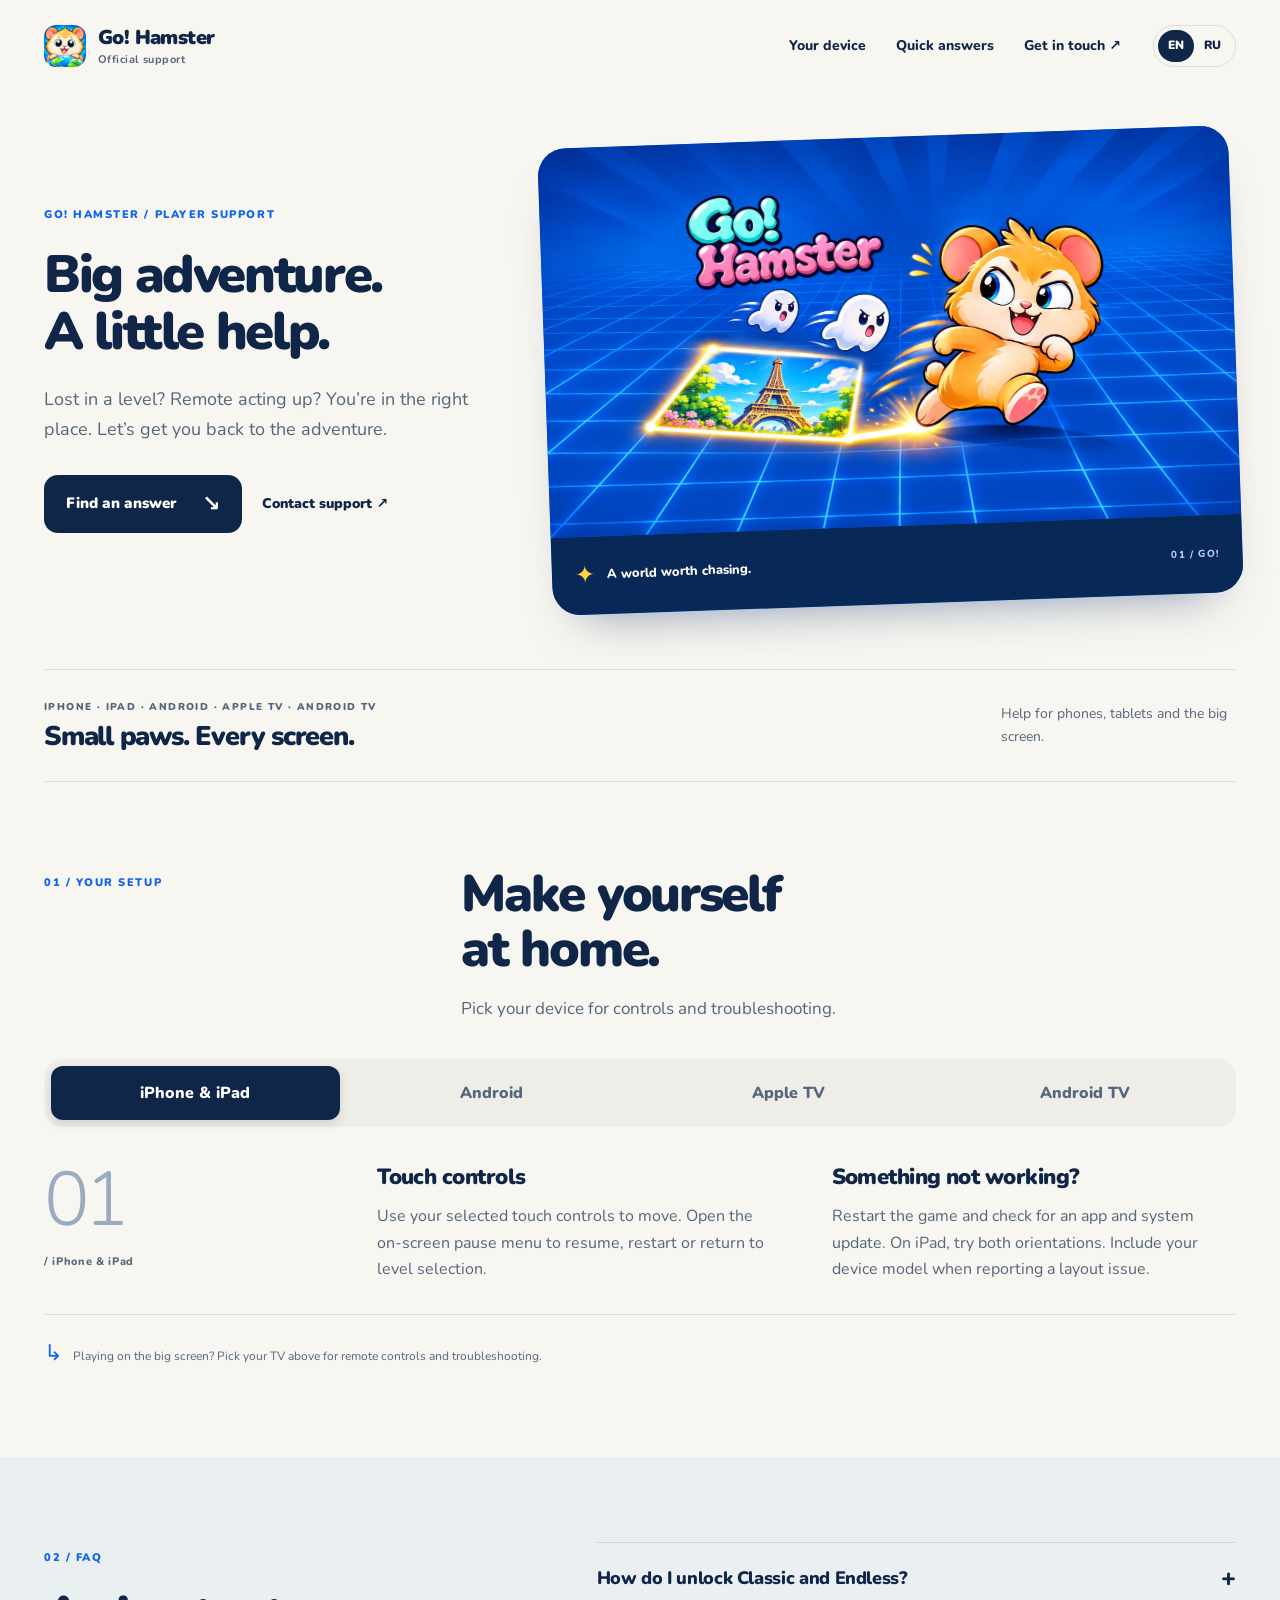
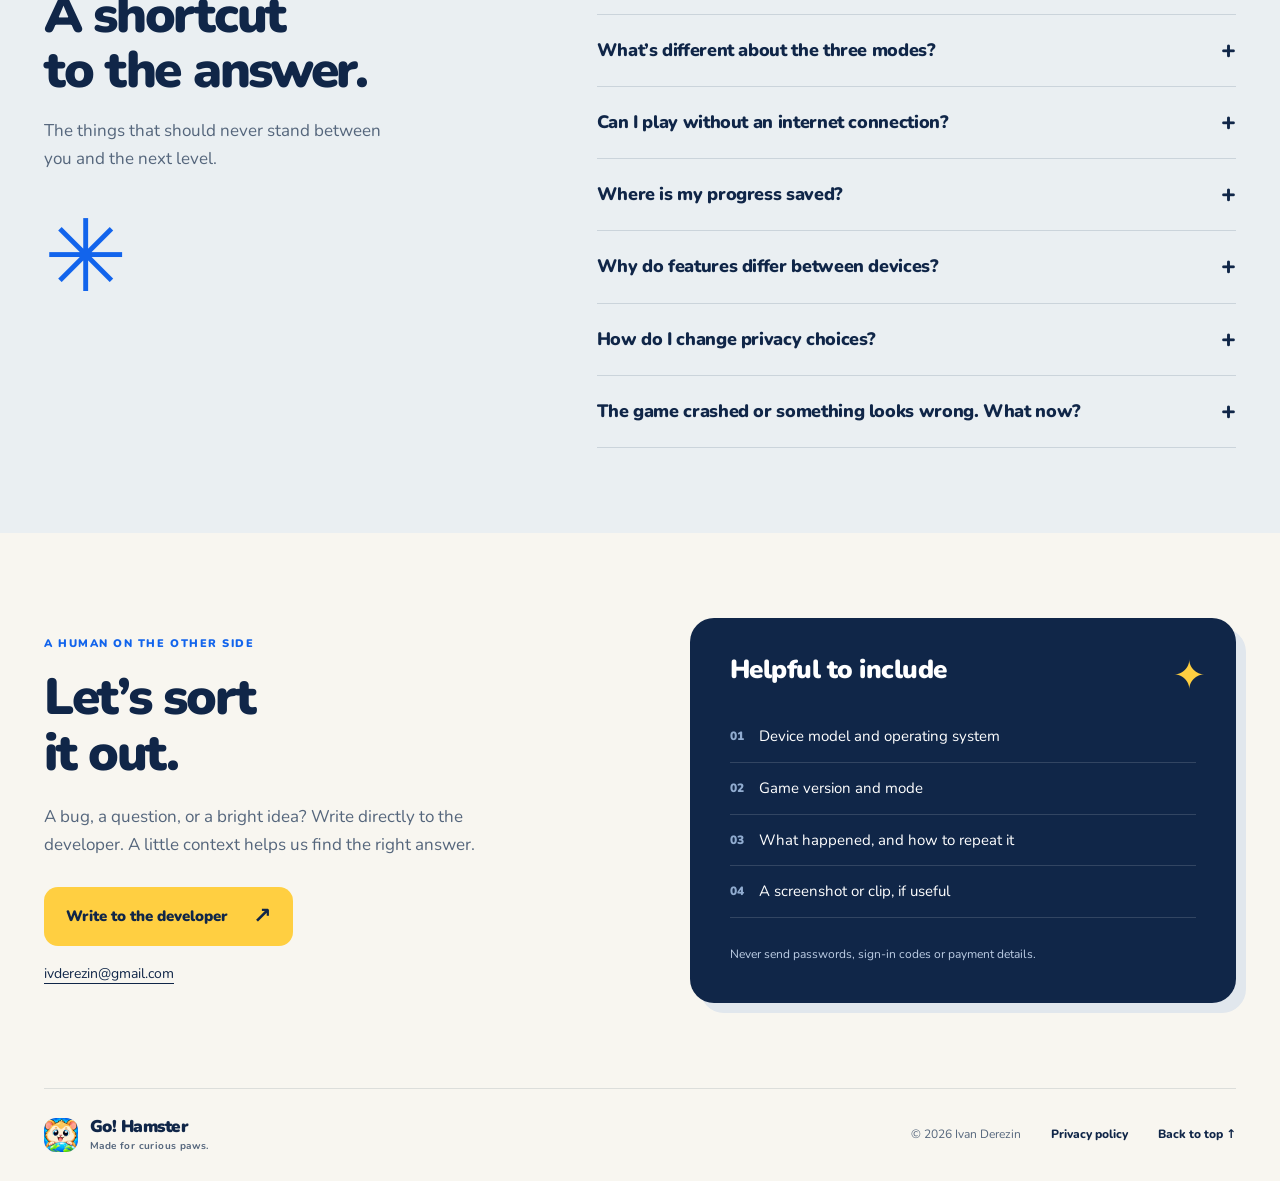
<file: index.html>
<!doctype html>
<html lang="en"><head><meta charset="utf-8"><meta name="viewport" content="width=device-width,initial-scale=1"><meta name="theme-color" content="#102648"><title>Go! Hamster — Official support</title><meta name="description" content="Help for Go! Hamster on iPhone, iPad, Android, Apple TV and Android TV. Controls, game modes, progress and direct developer support."><link rel="canonical" href="https://ivderezin.github.io/go_hamster_support/"><link rel="alternate" hreflang="en" href="https://ivderezin.github.io/go_hamster_support/"><link rel="alternate" hreflang="ru" href="https://ivderezin.github.io/go_hamster_support/ru.html"><meta property="og:title" content="Go! Hamster — Official support"><meta property="og:description" content="Help for Go! Hamster on iPhone, iPad, Android, Apple TV and Android TV. Controls, game modes, progress and direct developer support."><meta property="og:image" content="https://ivderezin.github.io/go_hamster_support/assets/adventure.jpg"><meta property="og:type" content="website"><link rel="icon" href="assets/icon.png"><link rel="stylesheet" href="style.css"><script src="site.js" defer></script></head>
<body id="top"><a class="skip" href="#main">Skip to content</a>
<header class="header wrap"><a class="brand" href="index.html" aria-label="Go! Hamster"><img src="assets/icon.png" width="42" height="42" alt=""><span>Go! Hamster<small>Official support</small></span></a><nav aria-label="Main navigation"><a href="#devices">Your device</a><a href="#answers">Quick answers</a><a href="#contact">Get in touch <span aria-hidden="true">↗</span></a></nav><div class="languages" aria-label="Language"><a href="index.html" lang="en" aria-current="page">EN</a><a href="ru.html" lang="ru" >RU</a></div></header>
<main id="main"><section class="hero wrap"><div class="hero-copy"><p class="eyebrow">GO! HAMSTER / PLAYER SUPPORT</p><h1>Big adventure.<br>A little help.</h1><p class="intro">Lost in a level? Remote acting up? You’re in the right place. Let’s get you back to the adventure.</p><div class="hero-actions"><a class="button primary" href="#answers">Find an answer <span aria-hidden="true">↘</span></a><a class="text-link" href="#contact">Contact support <span aria-hidden="true">↗</span></a></div></div><figure class="hero-art"><img src="assets/adventure.jpg" width="1672" height="941" alt="A hamster outruns ghosts and reveals the Eiffel Tower" fetchpriority="high"><figcaption><span class="spark" aria-hidden="true">✦</span>A world worth chasing.<span aria-hidden="true">01 / GO!</span></figcaption></figure></section>
<section class="platform-strip wrap"><div><span class="eyebrow">IPHONE · IPAD · ANDROID · APPLE TV · ANDROID TV</span><h2>Small paws. Every screen.</h2></div><p>Help for phones, tablets and the big screen.</p></section>
<section id="devices" class="devices wrap section"><div class="section-heading"><span class="section-index">01 / YOUR SETUP</span><div><h2>Make yourself<br>at home.</h2><p>Pick your device for controls and troubleshooting.</p></div></div><div class="device-tabs" aria-label="Device"><button class="device-tab" id="tab-0" aria-controls="device-0" data-device="0">iPhone &amp; iPad</button><button class="device-tab" id="tab-1" aria-controls="device-1" data-device="1">Android</button><button class="device-tab" id="tab-2" aria-controls="device-2" data-device="2">Apple TV</button><button class="device-tab" id="tab-3" aria-controls="device-3" data-device="3">Android TV</button></div><div class="device-content"><section class="device-panel" id="device-0" aria-labelledby="tab-0"><div class="device-number">01<span> / iPhone &amp; iPad</span></div><div><h3>Touch controls</h3><p>Use your selected touch controls to move. Open the on-screen pause menu to resume, restart or return to level selection.</p></div><div><h3>Something not working?</h3><p>Restart the game and check for an app and system update. On iPad, try both orientations. Include your device model when reporting a layout issue.</p></div></section><section class="device-panel" id="device-1" aria-labelledby="tab-1"><div class="device-number">02<span> / Android</span></div><div><h3>Touch controls</h3><p>Use your selected touch controls to move. Android’s Back button opens pause during gameplay and goes back in menus.</p></div><div><h3>Something not working?</h3><p>Restart the game and check for an app and Android update. If controls feel wrong, check your control settings before starting another attempt.</p></div></section><section class="device-panel" id="device-2" aria-labelledby="tab-2"><div class="device-number">03<span> / Apple TV</span></div><div><h3>Siri Remote</h3><p>Use directional buttons or swipe the touch surface to move. In menus, move the focus and press Select. Back/Menu opens pause during gameplay.</p></div><div><h3>Remote not responding?</h3><p>Check that the remote is paired and charged. Tell us your Apple TV model, tvOS version and whether the issue affects swipes, buttons or both.</p></div></section><section class="device-panel" id="device-3" aria-labelledby="tab-3"><div class="device-number">04<span> / Android TV</span></div><div><h3>Your TV remote</h3><p>Use the directional pad to move. In menus, move the focus and press OK. Back opens pause during gameplay and closes the current menu first.</p></div><div><h3>Focus or controls stuck?</h3><p>Check your remote connection, then restart the app. Tell us the TV or streaming-device model, Android TV version and the screen where it happens.</p></div></section></div><p class="release-note"><span aria-hidden="true">↳</span> Playing on the big screen? Pick your TV above for remote controls and troubleshooting.</p></section>
<section id="answers" class="answers section"><div class="wrap faq-layout"><div class="section-heading"><span class="section-index">02 / FAQ</span><h2>A shortcut<br>to the answer.</h2><p>The things that should never stand between you and the next level.</p><span class="outline-star" aria-hidden="true">✳</span></div><div class="faq-list"><details><summary>How do I unlock Classic and Endless?<span aria-hidden="true">+</span></summary><p>Earn stars across the game. Classic unlocks at 30 stars and Endless at 60. In World Tour, complete available levels to open the next stop.</p></details><details><summary>What’s different about the three modes?<span aria-hidden="true">+</span></summary><p>World Tour reveals landmarks as you capture territory. Classic is a 20-stage retro adventure. Endless generates a new challenge each stage and records your best run.</p></details><details><summary>Can I play without an internet connection?<span aria-hidden="true">+</span></summary><p>Core gameplay works offline. Online features such as platform rankings, achievements and ads, where enabled, need an internet connection.</p></details><details><summary>Where is my progress saved?<span aria-hidden="true">+</span></summary><p>Progress is stored on your device. Do not delete the app or clear its data while troubleshooting: you may lose your save. Game Center or Play Games sign-in alone does not mean that cloud saves are enabled.</p></details><details><summary>Why do features differ between devices?<span aria-hidden="true">+</span></summary><p>Touchscreens and TVs have different controls and settings. Notification reminders are for supported mobile devices. Android builds may show ads where enabled; iPhone, iPad and Apple TV builds do not.</p></details><details><summary>How do I change privacy choices?<span aria-hidden="true">+</span></summary><p>Open Settings in the game to manage optional diagnostics and, where available, advertising preferences. Manage notification permission in your device settings. See the Privacy Policy for details.</p></details><details><summary>The game crashed or something looks wrong. What now?<span aria-hidden="true">+</span></summary><p>Reopen the game and check for updates. If it happens again, send us the platform, device model, system and game versions, and the steps that caused it. A screenshot or short recording helps; please hide personal information.</p></details></div></div></section>
<section id="contact" class="contact wrap section"><div class="contact-copy"><p class="eyebrow">A HUMAN ON THE OTHER SIDE</p><h2>Let’s sort<br>it out.</h2><p>A bug, a question, or a bright idea? Write directly to the developer. A little context helps us find the right answer.</p><a class="button yellow" href="mailto:ivderezin@gmail.com?subject=Go%21%20Hamster%20%E2%80%94%20Support&amp;body=Hi%21%20I%20need%20help%20with%20Go%21%20Hamster.%0A%0APlatform%20/%20device%3A%0ASystem%20version%3A%0AGame%20version%3A%0AMode%20/%20level%3A%0AWhat%20happened%3A%0ASteps%20to%20reproduce%3A%0A">Write to the developer <span aria-hidden="true">↗</span></a><a class="email" href="mailto:ivderezin@gmail.com">ivderezin@gmail.com</a></div><div class="contact-note"><span class="note-star" aria-hidden="true">✦</span><h3>Helpful to include</h3><ol><li>Device model and operating system</li><li>Game version and mode</li><li>What happened, and how to repeat it</li><li>A screenshot or clip, if useful</li></ol><p>Never send passwords, sign-in codes or payment details.</p></div></section></main>
<footer class="footer wrap"><a class="brand" href="#top"><img src="assets/icon.png" width="34" height="34" alt=""><span>Go! Hamster<small>Made for curious paws.</small></span></a><span>© 2026 Ivan Derezin</span><a href="privacy.html">Privacy policy</a><a href="#top">Back to top ↑</a></footer></body></html>
</file>
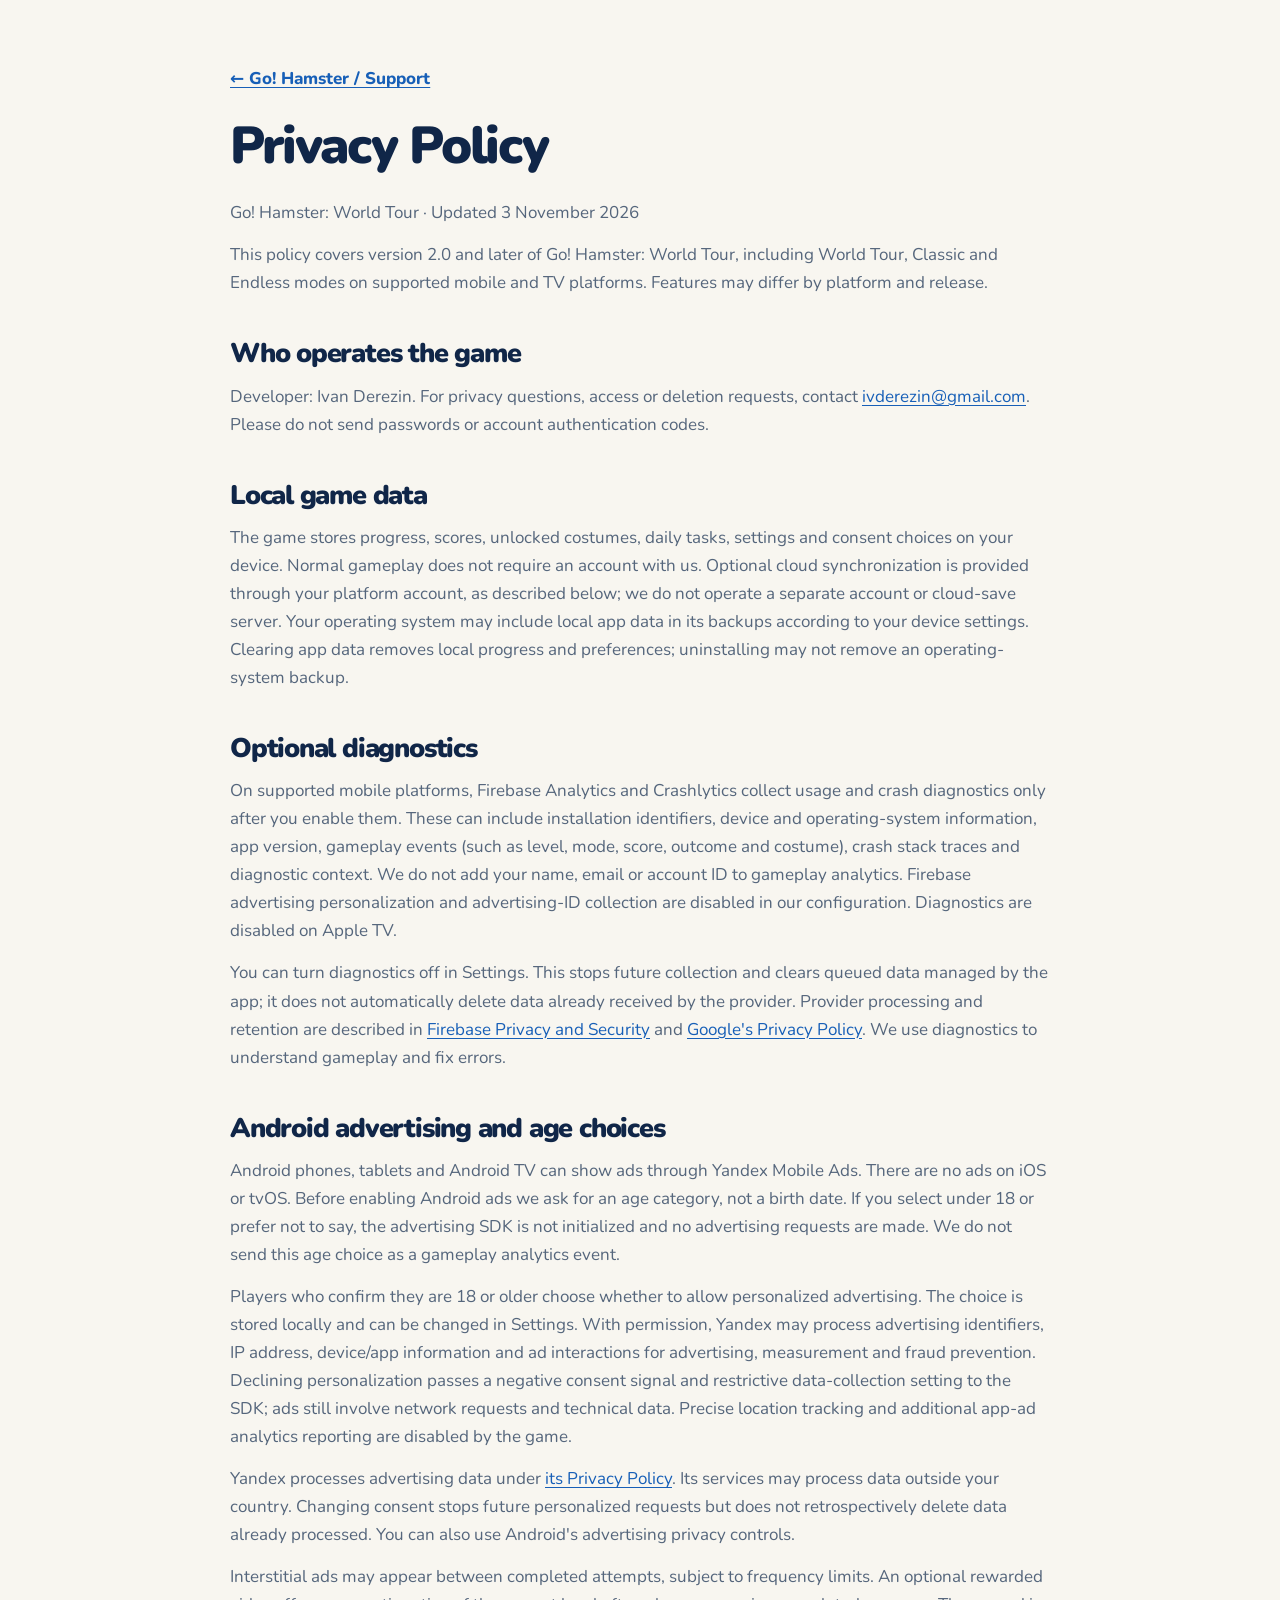
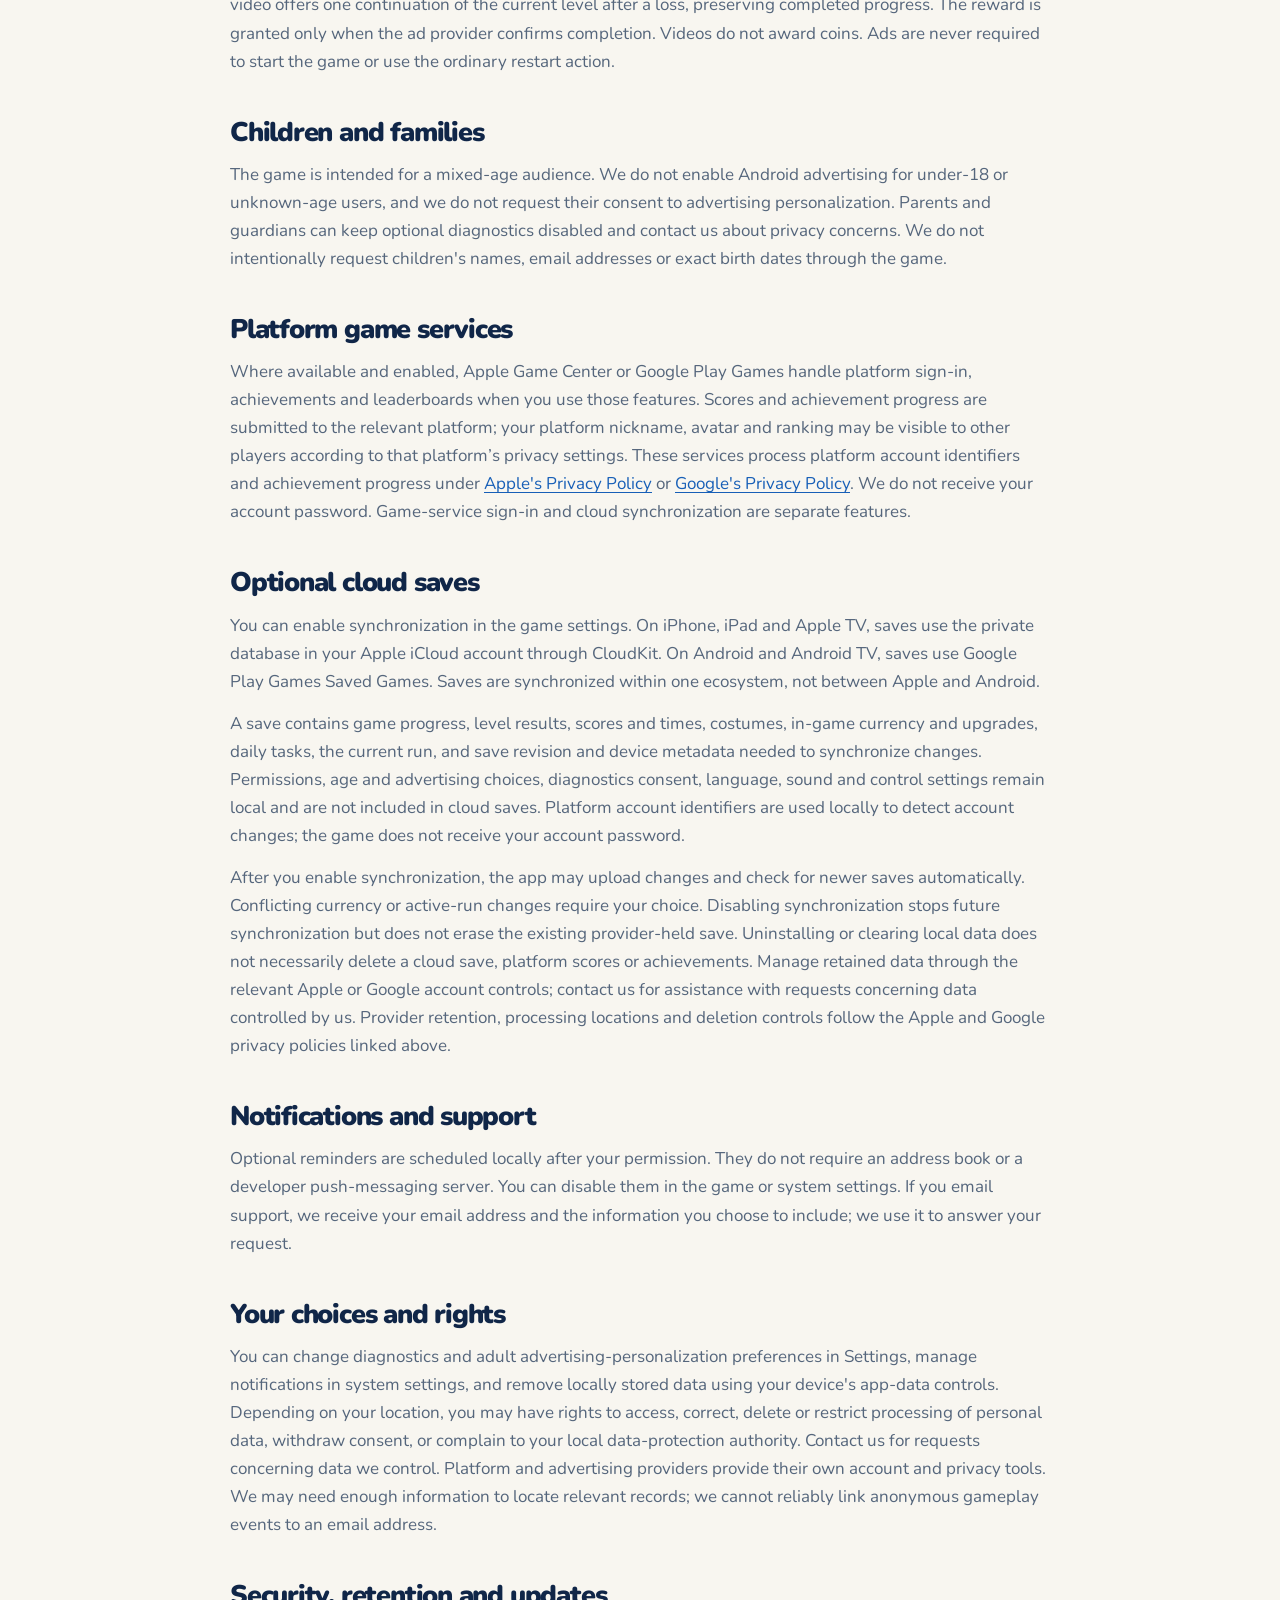
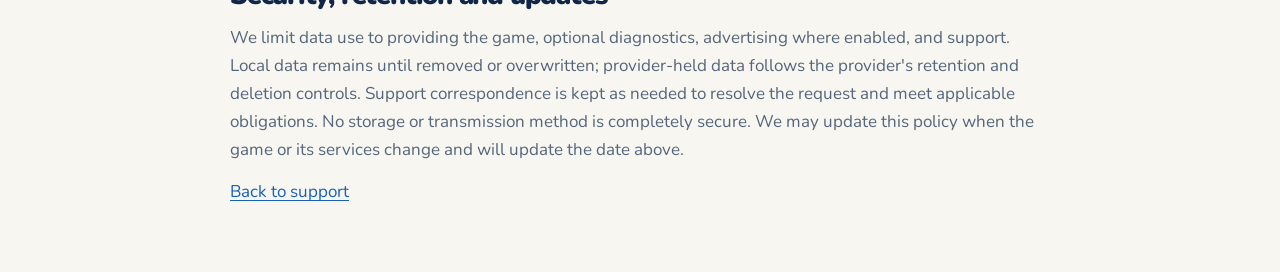
<file: privacy.html>
<!DOCTYPE html>
<html lang="en"><head><meta charset="UTF-8"><meta name="viewport" content="width=device-width,initial-scale=1"><title>Go! Hamster Privacy Policy</title><link rel="icon" href="assets/icon.png"><link rel="stylesheet" href="style.css"><meta name="theme-color" content="#102648"></head><body><main class="wrap legal"><a class="back-link" href="index.html">← Go! Hamster / Support</a><article><h1>Privacy Policy</h1>
<p>Go! Hamster: World Tour · Updated 3 November 2026</p>
<p>This policy covers version 2.0 and later of Go! Hamster: World Tour, including World Tour, Classic and Endless modes on supported mobile and TV platforms. Features may differ by platform and release.</p>
<h2>Who operates the game</h2>
<p>Developer: Ivan Derezin. For privacy questions, access or deletion requests, contact <a href="mailto:ivderezin@gmail.com">ivderezin@gmail.com</a>. Please do not send passwords or account authentication codes.</p>
<h2>Local game data</h2>
<p>The game stores progress, scores, unlocked costumes, daily tasks, settings and consent choices on your device. Normal gameplay does not require an account with us. Optional cloud synchronization is provided through your platform account, as described below; we do not operate a separate account or cloud-save server. Your operating system may include local app data in its backups according to your device settings. Clearing app data removes local progress and preferences; uninstalling may not remove an operating-system backup.</p>
<h2>Optional diagnostics</h2>
<p>On supported mobile platforms, Firebase Analytics and Crashlytics collect usage and crash diagnostics only after you enable them. These can include installation identifiers, device and operating-system information, app version, gameplay events (such as level, mode, score, outcome and costume), crash stack traces and diagnostic context. We do not add your name, email or account ID to gameplay analytics. Firebase advertising personalization and advertising-ID collection are disabled in our configuration. Diagnostics are disabled on Apple TV.</p>
<p>You can turn diagnostics off in Settings. This stops future collection and clears queued data managed by the app; it does not automatically delete data already received by the provider. Provider processing and retention are described in <a href="https://firebase.google.com/support/privacy">Firebase Privacy and Security</a> and <a href="https://policies.google.com/privacy">Google's Privacy Policy</a>. We use diagnostics to understand gameplay and fix errors.</p>
<h2>Android advertising and age choices</h2>
<p>Android phones, tablets and Android TV can show ads through Yandex Mobile Ads. There are no ads on iOS or tvOS. Before enabling Android ads we ask for an age category, not a birth date. If you select under 18 or prefer not to say, the advertising SDK is not initialized and no advertising requests are made. We do not send this age choice as a gameplay analytics event.</p>
<p>Players who confirm they are 18 or older choose whether to allow personalized advertising. The choice is stored locally and can be changed in Settings. With permission, Yandex may process advertising identifiers, IP address, device/app information and ad interactions for advertising, measurement and fraud prevention. Declining personalization passes a negative consent signal and restrictive data-collection setting to the SDK; ads still involve network requests and technical data. Precise location tracking and additional app-ad analytics reporting are disabled by the game.</p>
<p>Yandex processes advertising data under <a href="https://yandex.com/legal/confidential/">its Privacy Policy</a>. Its services may process data outside your country. Changing consent stops future personalized requests but does not retrospectively delete data already processed. You can also use Android's advertising privacy controls.</p>
<p>Interstitial ads may appear between completed attempts, subject to frequency limits. An optional rewarded video offers one continuation of the current level after a loss, preserving completed progress. The reward is granted only when the ad provider confirms completion. Videos do not award coins. Ads are never required to start the game or use the ordinary restart action.</p>
<h2>Children and families</h2>
<p>The game is intended for a mixed-age audience. We do not enable Android advertising for under-18 or unknown-age users, and we do not request their consent to advertising personalization. Parents and guardians can keep optional diagnostics disabled and contact us about privacy concerns. We do not intentionally request children's names, email addresses or exact birth dates through the game.</p>
<h2>Platform game services</h2>
<p>Where available and enabled, Apple Game Center or Google Play Games handle platform sign-in, achievements and leaderboards when you use those features. Scores and achievement progress are submitted to the relevant platform; your platform nickname, avatar and ranking may be visible to other players according to that platform’s privacy settings. These services process platform account identifiers and achievement progress under <a href="https://www.apple.com/legal/privacy/">Apple's Privacy Policy</a> or <a href="https://policies.google.com/privacy">Google's Privacy Policy</a>. We do not receive your account password. Game-service sign-in and cloud synchronization are separate features.</p>
<h2>Optional cloud saves</h2>
<p>You can enable synchronization in the game settings. On iPhone, iPad and Apple TV, saves use the private database in your Apple iCloud account through CloudKit. On Android and Android TV, saves use Google Play Games Saved Games. Saves are synchronized within one ecosystem, not between Apple and Android.</p>
<p>A save contains game progress, level results, scores and times, costumes, in-game currency and upgrades, daily tasks, the current run, and save revision and device metadata needed to synchronize changes. Permissions, age and advertising choices, diagnostics consent, language, sound and control settings remain local and are not included in cloud saves. Platform account identifiers are used locally to detect account changes; the game does not receive your account password.</p>
<p>After you enable synchronization, the app may upload changes and check for newer saves automatically. Conflicting currency or active-run changes require your choice. Disabling synchronization stops future synchronization but does not erase the existing provider-held save. Uninstalling or clearing local data does not necessarily delete a cloud save, platform scores or achievements. Manage retained data through the relevant Apple or Google account controls; contact us for assistance with requests concerning data controlled by us. Provider retention, processing locations and deletion controls follow the Apple and Google privacy policies linked above.</p>
<h2>Notifications and support</h2>
<p>Optional reminders are scheduled locally after your permission. They do not require an address book or a developer push-messaging server. You can disable them in the game or system settings. If you email support, we receive your email address and the information you choose to include; we use it to answer your request.</p>
<h2>Your choices and rights</h2>
<p>You can change diagnostics and adult advertising-personalization preferences in Settings, manage notifications in system settings, and remove locally stored data using your device's app-data controls. Depending on your location, you may have rights to access, correct, delete or restrict processing of personal data, withdraw consent, or complain to your local data-protection authority. Contact us for requests concerning data we control. Platform and advertising providers provide their own account and privacy tools. We may need enough information to locate relevant records; we cannot reliably link anonymous gameplay events to an email address.</p>
<h2>Security, retention and updates</h2>
<p>We limit data use to providing the game, optional diagnostics, advertising where enabled, and support. Local data remains until removed or overwritten; provider-held data follows the provider's retention and deletion controls. Support correspondence is kept as needed to resolve the request and meet applicable obligations. No storage or transmission method is completely secure. We may update this policy when the game or its services change and will update the date above.</p>
<p><a href="index.html">Back to support</a></p></article></main></body></html>
</file>
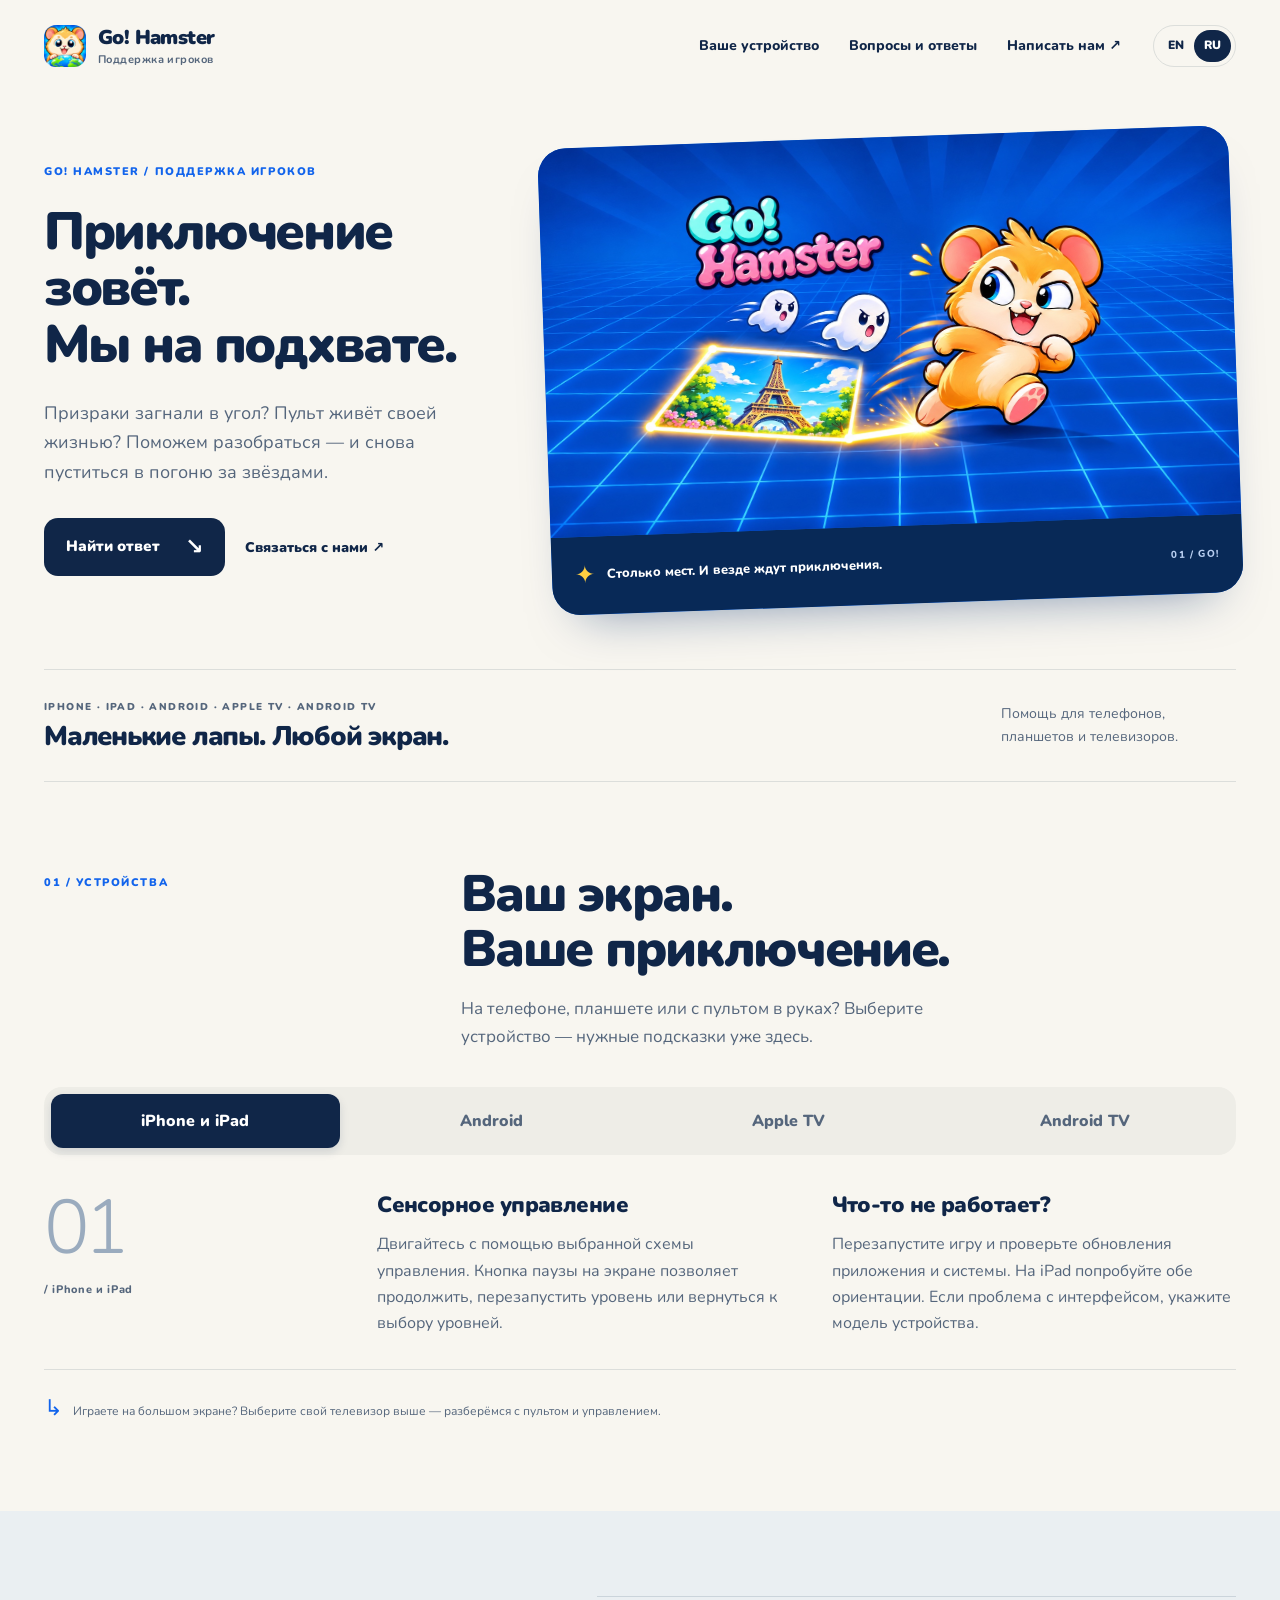
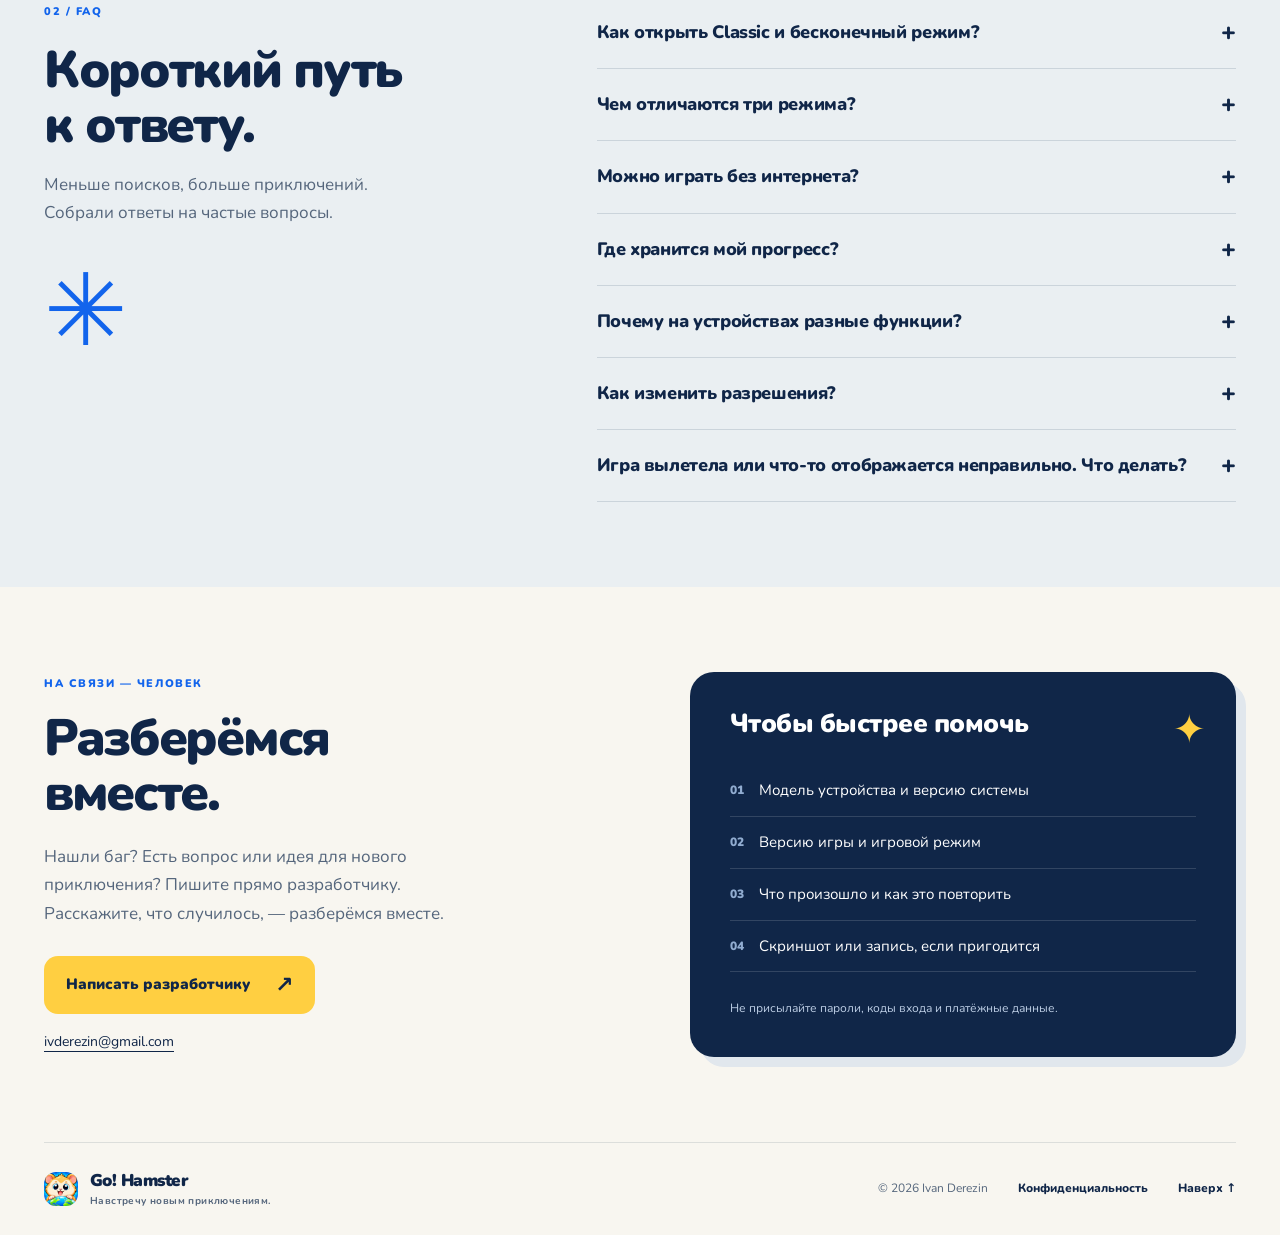
<file: ru.html>
<!doctype html>
<html lang="ru"><head><meta charset="utf-8"><meta name="viewport" content="width=device-width,initial-scale=1"><meta name="theme-color" content="#102648"><title>Go! Hamster — Поддержка игроков</title><meta name="description" content="Помощь по Go! Hamster на iPhone, iPad, Android, Apple TV и Android TV. Управление, игровые режимы, сохранения и связь с разработчиком."><link rel="canonical" href="https://ivderezin.github.io/go_hamster_support/ru.html"><link rel="alternate" hreflang="en" href="https://ivderezin.github.io/go_hamster_support/"><link rel="alternate" hreflang="ru" href="https://ivderezin.github.io/go_hamster_support/ru.html"><meta property="og:title" content="Go! Hamster — Поддержка игроков"><meta property="og:description" content="Помощь по Go! Hamster на iPhone, iPad, Android, Apple TV и Android TV. Управление, игровые режимы, сохранения и связь с разработчиком."><meta property="og:image" content="https://ivderezin.github.io/go_hamster_support/assets/adventure.jpg"><meta property="og:type" content="website"><link rel="icon" href="assets/icon.png"><link rel="stylesheet" href="style.css"><script src="site.js" defer></script></head>
<body id="top"><a class="skip" href="#main">К содержимому</a>
<header class="header wrap"><a class="brand" href="ru.html" aria-label="Go! Hamster"><img src="assets/icon.png" width="42" height="42" alt=""><span>Go! Hamster<small>Поддержка игроков</small></span></a><nav aria-label="Навигация"><a href="#devices">Ваше устройство</a><a href="#answers">Вопросы и ответы</a><a href="#contact">Написать нам <span aria-hidden="true">↗</span></a></nav><div class="languages" aria-label="Language"><a href="index.html" lang="en" >EN</a><a href="ru.html" lang="ru" aria-current="page">RU</a></div></header>
<main id="main"><section class="hero wrap"><div class="hero-copy"><p class="eyebrow">GO! HAMSTER / ПОДДЕРЖКА ИГРОКОВ</p><h1>Приключение зовёт.<br>Мы на подхвате.</h1><p class="intro">Призраки загнали в угол? Пульт живёт своей жизнью? Поможем разобраться — и снова пуститься в погоню за звёздами.</p><div class="hero-actions"><a class="button primary" href="#answers">Найти ответ <span aria-hidden="true">↘</span></a><a class="text-link" href="#contact">Связаться с нами <span aria-hidden="true">↗</span></a></div></div><figure class="hero-art"><img src="assets/adventure.jpg" width="1672" height="941" alt="Хомяк убегает от призраков, открывая Эйфелеву башню" fetchpriority="high"><figcaption><span class="spark" aria-hidden="true">✦</span>Столько мест. И везде ждут приключения.<span aria-hidden="true">01 / GO!</span></figcaption></figure></section>
<section class="platform-strip wrap"><div><span class="eyebrow">IPHONE · IPAD · ANDROID · APPLE TV · ANDROID TV</span><h2>Маленькие лапы. Любой экран.</h2></div><p>Помощь для телефонов, планшетов и телевизоров.</p></section>
<section id="devices" class="devices wrap section"><div class="section-heading"><span class="section-index">01 / УСТРОЙСТВА</span><div><h2>Ваш экран.<br>Ваше приключение.</h2><p>На телефоне, планшете или с пультом в руках? Выберите устройство — нужные подсказки уже здесь.</p></div></div><div class="device-tabs" aria-label="Устройство"><button class="device-tab" id="tab-0" aria-controls="device-0" data-device="0">iPhone и iPad</button><button class="device-tab" id="tab-1" aria-controls="device-1" data-device="1">Android</button><button class="device-tab" id="tab-2" aria-controls="device-2" data-device="2">Apple TV</button><button class="device-tab" id="tab-3" aria-controls="device-3" data-device="3">Android TV</button></div><div class="device-content"><section class="device-panel" id="device-0" aria-labelledby="tab-0"><div class="device-number">01<span> / iPhone и iPad</span></div><div><h3>Сенсорное управление</h3><p>Двигайтесь с помощью выбранной схемы управления. Кнопка паузы на экране позволяет продолжить, перезапустить уровень или вернуться к выбору уровней.</p></div><div><h3>Что-то не работает?</h3><p>Перезапустите игру и проверьте обновления приложения и системы. На iPad попробуйте обе ориентации. Если проблема с интерфейсом, укажите модель устройства.</p></div></section><section class="device-panel" id="device-1" aria-labelledby="tab-1"><div class="device-number">02<span> / Android</span></div><div><h3>Сенсорное управление</h3><p>Двигайтесь с помощью выбранной схемы управления. Системная кнопка «Назад» открывает паузу во время игры и возвращает на предыдущий экран в меню.</p></div><div><h3>Что-то не работает?</h3><p>Перезапустите игру и проверьте обновления приложения и Android. Если управление кажется непривычным, проверьте его схему в настройках перед новой попыткой.</p></div></section><section class="device-panel" id="device-2" aria-labelledby="tab-2"><div class="device-number">03<span> / Apple TV</span></div><div><h3>Пульт Siri Remote</h3><p>Управляйте направлениями или свайпами по сенсорной поверхности. В меню перемещайте фокус и нажимайте Select. Кнопка Back/Menu открывает паузу во время игры.</p></div><div><h3>Пульт не отвечает?</h3><p>Проверьте подключение и заряд пульта. Напишите модель Apple TV, версию tvOS и уточните, что не работает: свайпы, кнопки или всё вместе.</p></div></section><section class="device-panel" id="device-3" aria-labelledby="tab-3"><div class="device-number">04<span> / Android TV</span></div><div><h3>Пульт телевизора</h3><p>Управляйте стрелками. В меню перемещайте фокус и нажимайте OK. Кнопка «Назад» открывает паузу в игре и сначала закрывает текущее меню.</p></div><div><h3>Не двигается фокус?</h3><p>Проверьте подключение пульта и перезапустите игру. Укажите модель телевизора или приставки, версию Android TV и экран, на котором возникла проблема.</p></div></section></div><p class="release-note"><span aria-hidden="true">↳</span> Играете на большом экране? Выберите свой телевизор выше — разберёмся с пультом и управлением.</p></section>
<section id="answers" class="answers section"><div class="wrap faq-layout"><div class="section-heading"><span class="section-index">02 / FAQ</span><h2>Короткий путь<br>к ответу.</h2><p>Меньше поисков, больше приключений. Собрали ответы на частые вопросы.</p><span class="outline-star" aria-hidden="true">✳</span></div><div class="faq-list"><details><summary>Как открыть Classic и бесконечный режим?<span aria-hidden="true">+</span></summary><p>Копите звёзды: 30 откроют дорогу в Classic, а 60 — в бесконечный режим. В мировом туре всё просто: проходите уровень и отправляйтесь к следующей достопримечательности.</p></details><details><summary>Чем отличаются три режима?<span aria-hidden="true">+</span></summary><p>В мировом туре захватывайте территорию и открывайте знаменитые места. В Classic вас ждут 20 ретроэтапов. А в бесконечном режиме уровни генерируются на ходу: проверьте, как далеко удастся забраться, и побейте свой рекорд.</p></details><details><summary>Можно играть без интернета?<span aria-hidden="true">+</span></summary><p>Да! Проходить уровни можно без сети. Для рейтингов, достижений и загрузки рекламы, если она включена в вашей версии, понадобится интернет.</p></details><details><summary>Где хранится мой прогресс?<span aria-hidden="true">+</span></summary><p>Прогресс хранится на устройстве. При проблемах не удаляйте приложение и не очищайте его данные: сохранение можно потерять. Сам по себе вход в Game Center или Play Games не означает, что облачные сохранения включены.</p></details><details><summary>Почему на устройствах разные функции?<span aria-hidden="true">+</span></summary><p>У сенсорных экранов и телевизоров разные управление и настройки. Напоминания доступны на поддерживаемых мобильных устройствах. На Android может быть включена реклама; на iPhone, iPad и Apple TV её нет.</p></details><details><summary>Как изменить разрешения?<span aria-hidden="true">+</span></summary><p>В настройках игры можно управлять необязательной диагностикой и, где доступно, рекламными предпочтениями. Разрешение на уведомления меняется в настройках устройства. Подробности — в политике конфиденциальности.</p></details><details><summary>Игра вылетела или что-то отображается неправильно. Что делать?<span aria-hidden="true">+</span></summary><p>Откройте игру снова и проверьте обновления. Если ошибка повторяется, пришлите платформу, модель устройства, версии системы и игры, а также шаги для повторения. Скриншот или короткая запись помогут; скройте личные данные.</p></details></div></div></section>
<section id="contact" class="contact wrap section"><div class="contact-copy"><p class="eyebrow">НА СВЯЗИ — ЧЕЛОВЕК</p><h2>Разберёмся<br>вместе.</h2><p>Нашли баг? Есть вопрос или идея для нового приключения? Пишите прямо разработчику. Расскажите, что случилось, — разберёмся вместе.</p><a class="button yellow" href="mailto:ivderezin@gmail.com?subject=Go%21%20Hamster%20%E2%80%94%20Support&amp;body=%D0%97%D0%B4%D1%80%D0%B0%D0%B2%D1%81%D1%82%D0%B2%D1%83%D0%B9%D1%82%D0%B5%21%20%D0%9D%D1%83%D0%B6%D0%BD%D0%B0%20%D0%BF%D0%BE%D0%BC%D0%BE%D1%89%D1%8C%20%D1%81%20Go%21%20Hamster.%0A%0A%D0%9F%D0%BB%D0%B0%D1%82%D1%84%D0%BE%D1%80%D0%BC%D0%B0%20/%20%D1%83%D1%81%D1%82%D1%80%D0%BE%D0%B9%D1%81%D1%82%D0%B2%D0%BE%3A%0A%D0%92%D0%B5%D1%80%D1%81%D0%B8%D1%8F%20%D1%81%D0%B8%D1%81%D1%82%D0%B5%D0%BC%D1%8B%3A%0A%D0%92%D0%B5%D1%80%D1%81%D0%B8%D1%8F%20%D0%B8%D0%B3%D1%80%D1%8B%3A%0A%D0%A0%D0%B5%D0%B6%D0%B8%D0%BC%20/%20%D1%83%D1%80%D0%BE%D0%B2%D0%B5%D0%BD%D1%8C%3A%0A%D0%A7%D1%82%D0%BE%20%D0%BF%D1%80%D0%BE%D0%B8%D0%B7%D0%BE%D1%88%D0%BB%D0%BE%3A%0A%D0%9A%D0%B0%D0%BA%20%D0%BF%D0%BE%D0%B2%D1%82%D0%BE%D1%80%D0%B8%D1%82%D1%8C%3A%0A">Написать разработчику <span aria-hidden="true">↗</span></a><a class="email" href="mailto:ivderezin@gmail.com">ivderezin@gmail.com</a></div><div class="contact-note"><span class="note-star" aria-hidden="true">✦</span><h3>Чтобы быстрее помочь</h3><ol><li>Модель устройства и версию системы</li><li>Версию игры и игровой режим</li><li>Что произошло и как это повторить</li><li>Скриншот или запись, если пригодится</li></ol><p>Не присылайте пароли, коды входа и платёжные данные.</p></div></section></main>
<footer class="footer wrap"><a class="brand" href="#top"><img src="assets/icon.png" width="34" height="34" alt=""><span>Go! Hamster<small>Навстречу новым приключениям.</small></span></a><span>© 2026 Ivan Derezin</span><a href="privacy.html">Конфиденциальность</a><a href="#top">Наверх ↑</a></footer></body></html>
</file>
<file: style.css>
@font-face{font-family:Nunito;src:url('assets/Nunito-Variable.ttf') format('truetype');font-weight:200 1000;font-display:swap}
:root{--ink:#102648;--muted:#55667c;--paper:#f8f6f0;--line:#dcdedb;--yellow:#ffcf41;--blue:#1264ec;--radius:28px;scroll-behavior:smooth;scroll-padding-top:25px}
*{box-sizing:border-box}body{margin:0;background:var(--paper);color:var(--ink);font-family:Nunito,system-ui,sans-serif;font-size:17px;line-height:1.65}a{color:inherit;text-decoration:none}button{font:inherit;cursor:pointer}button,a,summary{-webkit-tap-highlight-color:transparent}a:focus-visible,button:focus-visible,summary:focus-visible{outline:3px solid #ef9c00;outline-offset:5px}img{max-width:100%;display:block}h1,h2,h3,p,figure{margin:0}h1,h2,h3{line-height:1.08;letter-spacing:-.045em;font-weight:900}p{color:var(--muted)}.wrap{width:min(1320px,calc(100% - 88px));margin-inline:auto}.header{display:flex;align-items:center;gap:32px;padding-block:25px}.brand{display:flex;align-items:center;gap:12px;font-size:20px;line-height:1.15;font-weight:950;letter-spacing:-.03em}.brand img{border-radius:12px}.brand small{display:block;margin-top:5px;color:var(--muted);font-size:11px;font-weight:700;letter-spacing:.04em}.header nav{display:flex;margin-left:auto;gap:30px;font-size:14px;font-weight:800}.header nav a:hover,.text-link:hover,.footer a:hover{color:var(--blue)}.languages{display:flex;border:1px solid var(--line);border-radius:30px;padding:4px;font-size:12px;font-weight:900}.languages a{padding:6px 10px;border-radius:20px}.languages [aria-current]{background:var(--ink);color:white}.skip{position:absolute;top:-100px;left:20px;background:white;padding:12px;z-index:100}.skip:focus{top:10px}.hero{padding-top:45px;padding-bottom:65px;display:grid;grid-template-columns:.8fr 1.2fr;align-items:center;gap:40px}.eyebrow,.section-index{font-size:11px;line-height:1.5;font-weight:900;letter-spacing:.14em;display:block}.hero .eyebrow{margin-bottom:23px;color:var(--blue)}h1{font-size:clamp(42px,4.1vw,64px);margin-bottom:25px}.intro{font-size:18px;line-height:1.65;max-width:430px}.hero-actions{display:flex;align-items:center;flex-wrap:wrap;gap:20px;margin-top:30px}.button{display:inline-flex;align-items:center;justify-content:space-between;gap:25px;padding:15px 22px;border-radius:14px;font-size:15px;font-weight:900;line-height:1.3;transition:transform .2s,box-shadow .2s}.button:hover{transform:translateY(-3px);box-shadow:0 9px 20px #1026481f}.button span{font-size:22px}.primary{background:var(--ink);color:white}.text-link{font-size:14px;font-weight:900}.hero-art{background:#0958cc;border-radius:var(--radius);overflow:hidden;box-shadow:0 28px 50px -30px #082d6a80;transform:rotate(-2deg)}.hero-art img{width:100%;height:auto}.hero-art figcaption{display:flex;align-items:center;gap:12px;padding:19px 23px;background:#082957;color:white;font-size:13px;font-weight:800}.hero-art figcaption>span:last-child{margin-left:auto;font-size:10px;letter-spacing:.12em;color:#b8cef0}.spark{color:var(--yellow);font-size:24px}.platform-strip{display:flex;justify-content:space-between;align-items:center;gap:20px;border-top:1px solid var(--line);border-bottom:1px solid var(--line);padding:30px 0}.platform-strip .eyebrow{color:var(--muted);font-size:10px}.platform-strip h2{font-size:27px;margin-top:7px}.platform-strip>p{max-width:235px;font-size:14px}.section{padding-block:85px}.section-heading{display:grid;grid-template-columns:1fr 2fr;gap:30px;margin-bottom:36px}.section-index{color:var(--blue);padding-top:8px}h2{font-size:clamp(36px,4vw,54px)}.section-heading p{margin-top:18px;max-width:520px}.device-tabs{display:grid;grid-template-columns:repeat(4,1fr);gap:8px;background:#eeede7;padding:7px;border-radius:18px}.device-tab{border:0;background:none;border-radius:12px;min-height:54px;color:var(--muted);font-weight:850;font-size:16px;padding:12px}.device-tab:hover{background:#ffffffa6}.device-tab[aria-selected=true]{background:var(--ink);color:white;box-shadow:0 4px 10px #10264822}.device-content{padding-top:35px}.device-panel{display:grid;grid-template-columns:.7fr 1fr 1fr;gap:50px;animation:panel-enter .28s ease-out}.device-panel[hidden]{display:none}.device-number{font-size:76px;font-weight:300;letter-spacing:-.08em;line-height:1;color:#9aabbe}.device-number span{display:block;font-size:11px;color:var(--muted);letter-spacing:.06em;margin-top:18px;font-weight:800}.device-panel h3{font-size:22px;letter-spacing:-.025em;margin:4px 0 13px}.device-panel p{font-size:16px}.release-note{border-top:1px solid var(--line);padding-top:20px;margin-top:32px;font-size:12px;max-width:100%;color:var(--muted)}.release-note span{font-size:22px;color:var(--blue);margin-right:8px}.answers{background:#eaeff2}.faq-layout{display:grid;grid-template-columns:.85fr 1.15fr;gap:80px}.faq-layout .section-heading{display:block;margin:0}.faq-layout .section-index{margin-bottom:22px}.faq-layout p{max-width:350px}.outline-star{font-size:100px;color:#1264ec;line-height:1;display:block;margin-top:35px}.faq-list details{border-bottom:1px solid #cbd4db}.faq-list details:first-child{border-top:1px solid #cbd4db}.faq-list summary{list-style:none;cursor:pointer;font-weight:850;line-height:1.4;padding:23px 0;display:flex;gap:22px;justify-content:space-between;font-size:18px;letter-spacing:-.02em}.faq-list summary::-webkit-details-marker{display:none}.faq-list summary span{flex-shrink:0;font-size:25px;line-height:1}.faq-list [open] summary span{transform:rotate(45deg)}.faq-list details p{padding:0 35px 24px 0;max-width:none;font-size:16px}.contact{display:grid;grid-template-columns:1fr 1fr;gap:100px;align-items:center}.contact-copy .eyebrow{color:var(--blue);margin-bottom:18px}.contact-copy>p:not(.eyebrow){margin-top:22px;max-width:450px}.contact-copy .button{margin-top:28px}.yellow{background:var(--yellow);color:var(--ink)}.email{display:block;width:max-content;margin-top:16px;font-size:14px;text-decoration:underline;text-underline-offset:5px}.contact-note{padding:38px 40px;background:var(--ink);color:white;border-radius:24px;position:relative;box-shadow:10px 10px 0 #e1e7ed}.contact-note h3{font-size:26px;letter-spacing:-.02em;padding-right:35px}.note-star{position:absolute;right:30px;top:25px;color:var(--yellow);font-size:40px}.contact-note ol{list-style:none;padding:0;counter-reset:note;margin:27px 0}.contact-note li{counter-increment:note;padding:13px 0;border-bottom:1px solid #ffffff24;display:flex;gap:15px;font-size:15px}.contact-note li:before{content:'0' counter(note);color:#91acd0;font-size:12px;font-weight:900;padding-top:3px}.contact-note>p{font-size:12px;color:#bdcee5}.footer{display:flex;align-items:center;gap:30px;padding:28px 0;border-top:1px solid var(--line);font-size:12px}.footer>span{margin-left:auto;color:var(--muted)}.footer .brand{font-size:17px}.footer .brand small{font-size:10px}.footer>a:not(.brand){font-weight:800}.legal{max-width:820px;padding-block:65px}.legal h1{font-size:52px}.legal h2{font-size:27px;margin-top:42px;margin-bottom:14px}.legal p{margin-top:14px}.legal a{color:#175fb7;text-decoration:underline;text-underline-offset:3px}.legal .back-link{display:inline-block;margin-bottom:25px;font-weight:800}.legal footer{margin-top:45px;border-top:1px solid var(--line);padding-top:20px;font-size:13px}
@keyframes panel-enter{from{transform:translateY(7px)}to{transform:translateY(0)}}
@media(min-width:1600px){.hero{padding-top:70px;padding-bottom:90px}}
@media(max-width:1050px){.wrap{width:calc(100% - 48px)}.header nav{gap:18px;font-size:12px}.hero{grid-template-columns:1fr 1fr;gap:26px}h1{font-size:43px}.hero-art figcaption{padding:14px;font-size:11px}.hero-art figcaption>span:last-child{display:none}.device-panel{gap:25px}.faq-layout{gap:40px}.contact{gap:50px}.footer{gap:18px}}
@media(max-width:760px){.wrap{width:calc(100% - 36px)}.header{padding-block:18px;gap:15px}.brand{font-size:18px}.header nav{display:none}.languages{margin-left:auto}.hero{grid-template-columns:1fr;gap:38px;padding-top:30px;padding-bottom:40px}.hero-copy{max-width:540px}h1{font-size:clamp(39px,8.6vw,58px)}.intro{font-size:17px}.hero-art{transform:none}.hero-art figcaption{font-size:13px;padding:15px 18px}.platform-strip{display:block;padding-block:25px}.platform-strip>p{max-width:none;margin-top:12px}.platform-strip h2{font-size:25px}.platform-strip .eyebrow{font-size:9px;letter-spacing:.07em}.section{padding-block:50px}.section-heading{display:block;margin-bottom:25px}.section-index{margin-bottom:16px}.section-heading h2{font-size:40px}.device-tabs{grid-template-columns:1fr 1fr}.device-tab{font-size:14px;min-height:48px}.device-panel{grid-template-columns:1fr;gap:22px}.device-number{font-size:42px;display:flex;align-items:center;gap:14px}.device-number span{margin:0}.device-panel h3{font-size:23px}.release-note{font-size:12px}.faq-layout{grid-template-columns:1fr;gap:28px}.outline-star{display:none}.faq-list summary{font-size:17px;padding-block:20px}.contact{grid-template-columns:1fr;gap:35px}.contact-note{padding:30px 25px;margin-right:8px}.contact-note h3{font-size:25px}.footer{flex-wrap:wrap;gap:16px 24px;padding-block:24px}.footer .brand{width:100%}.footer>span{margin-left:0}.legal h1{font-size:40px}.legal{padding-top:35px}}
@media(prefers-reduced-motion:reduce){:root{scroll-behavior:auto}*,*:before,*:after{animation:none!important;transition:none!important}.button:hover{transform:none}}
</file>
